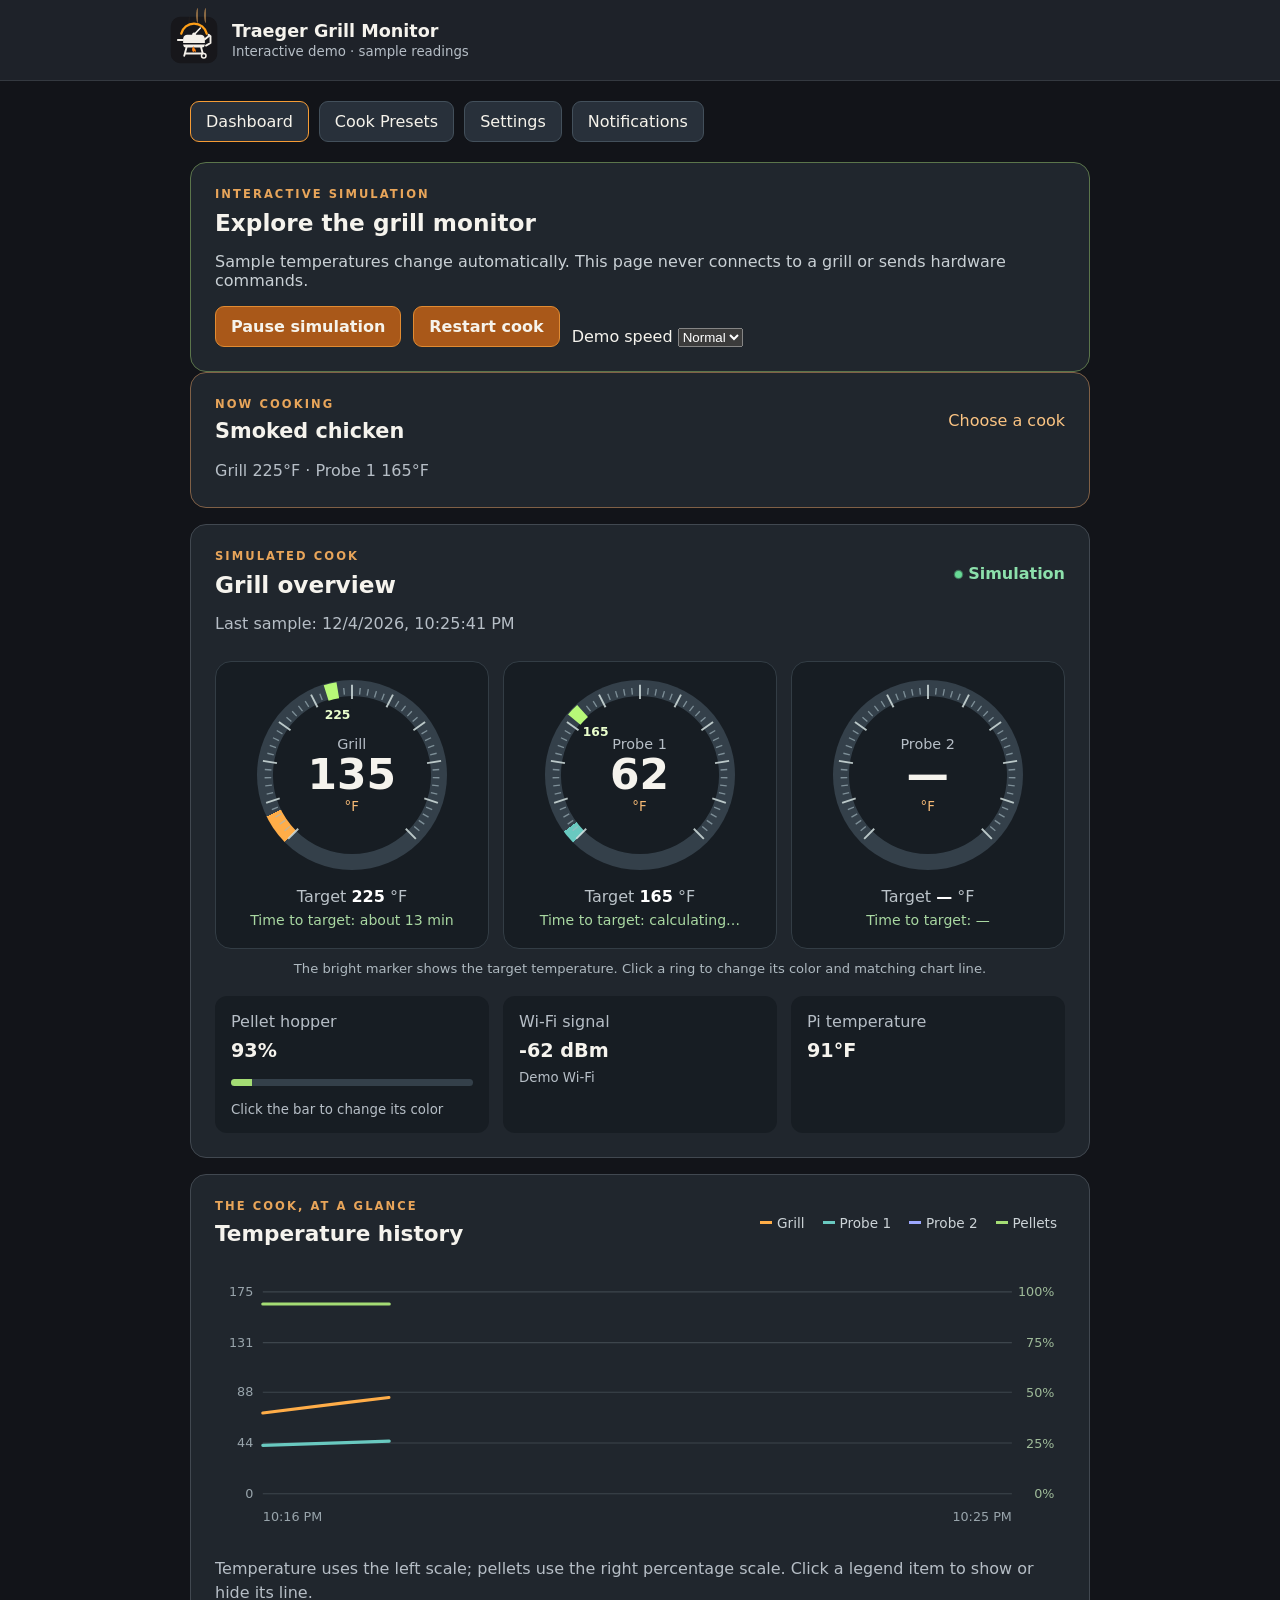
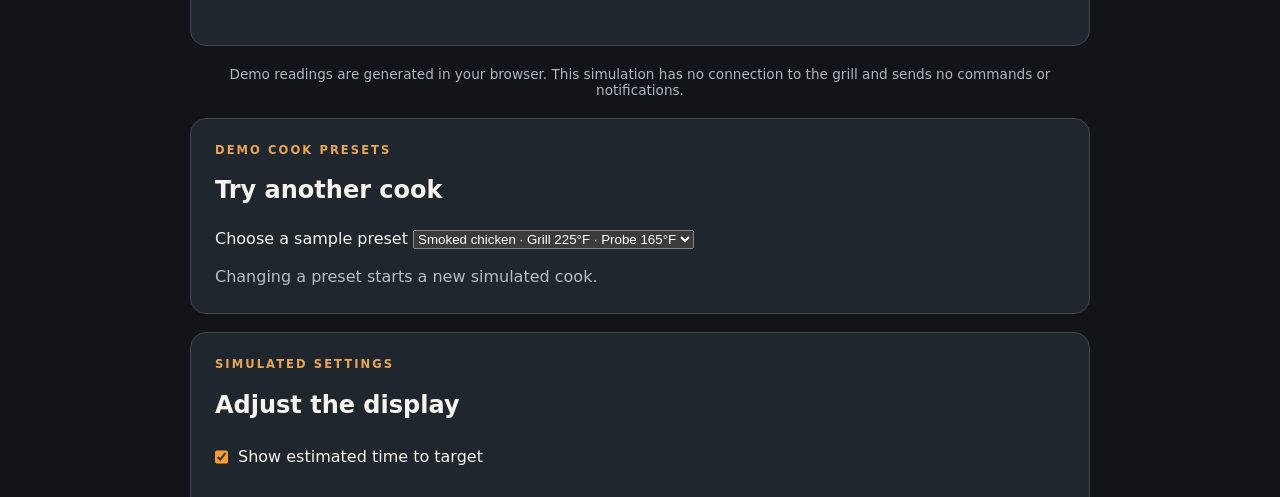
<file: docs/index.html>
<!doctype html>
<html lang="en"><head><meta charset="utf-8"><meta name="viewport" content="width=device-width,initial-scale=1"><title>Traeger Grill Monitor Demo</title><meta http-equiv="refresh" content="0;url=demo/"></head><body><p><a href="demo/">Open the interactive Traeger Grill Monitor simulation</a></p></body></html>
</file>
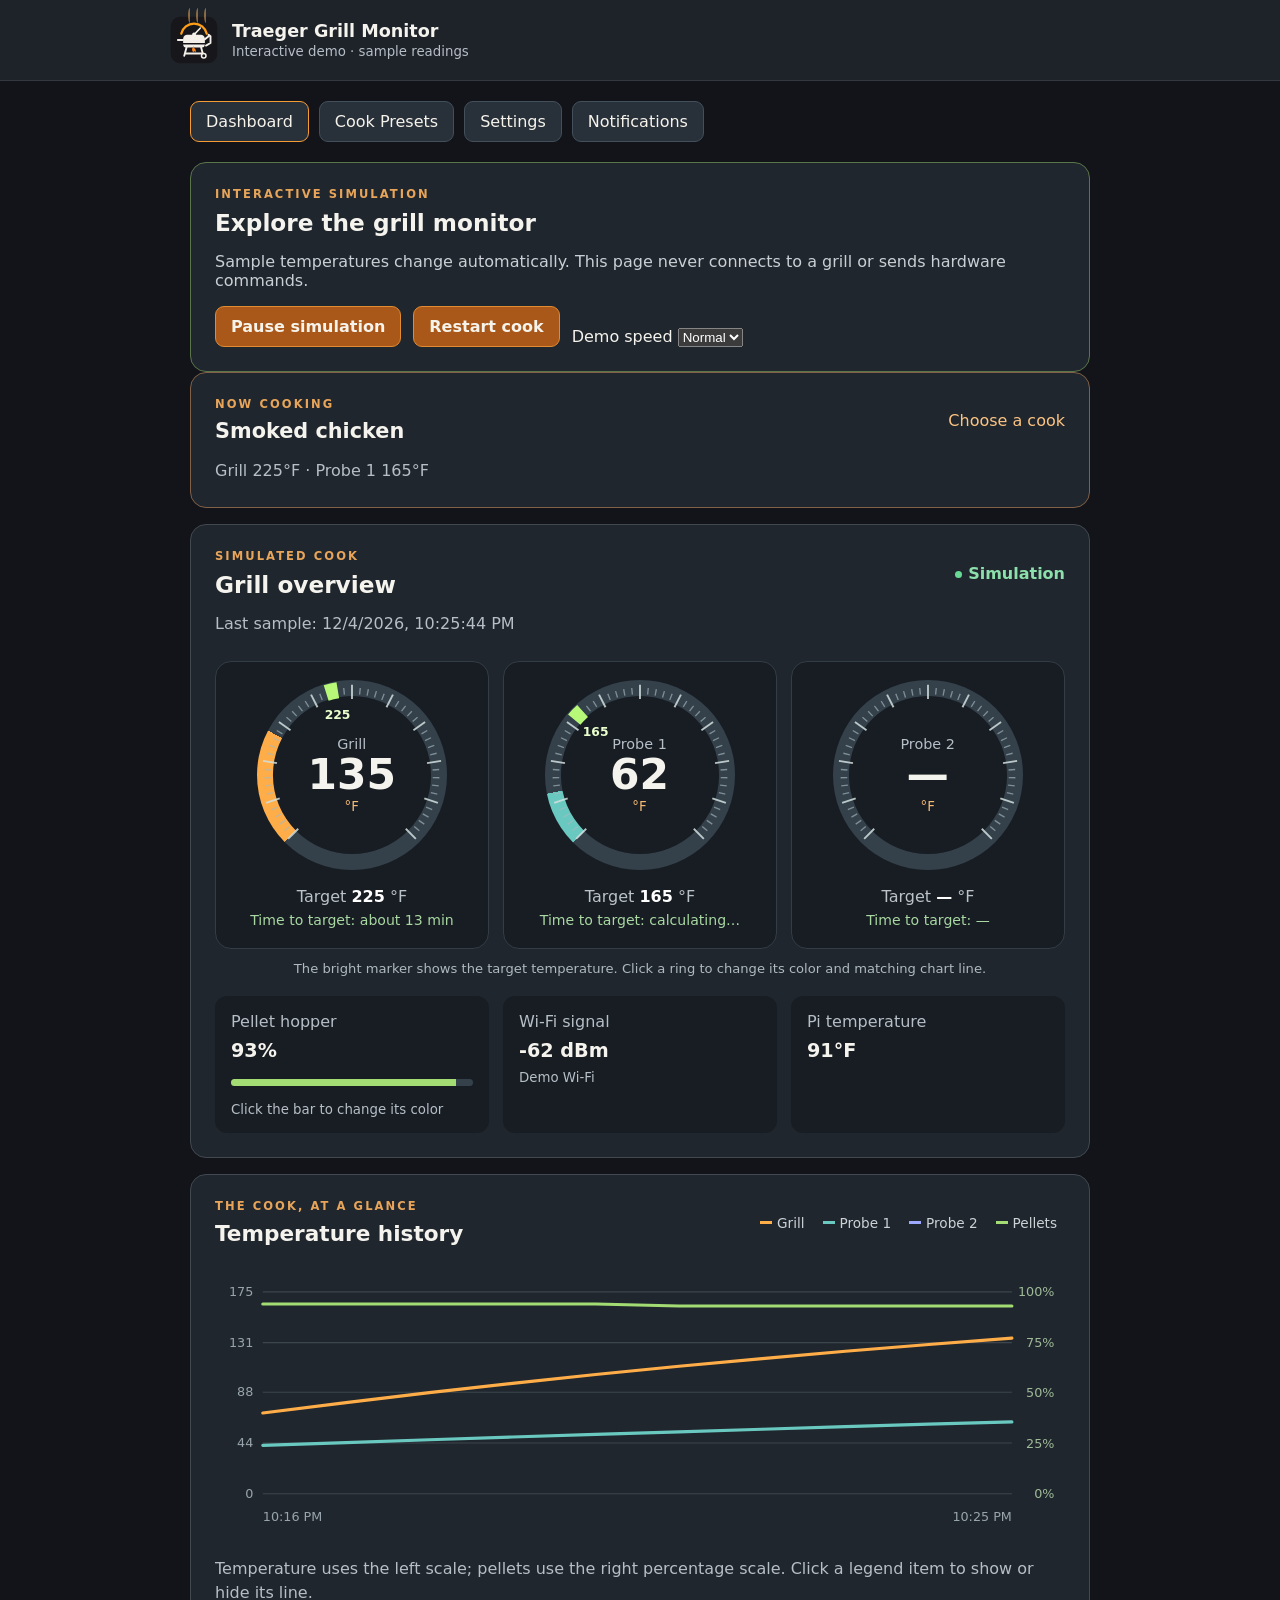
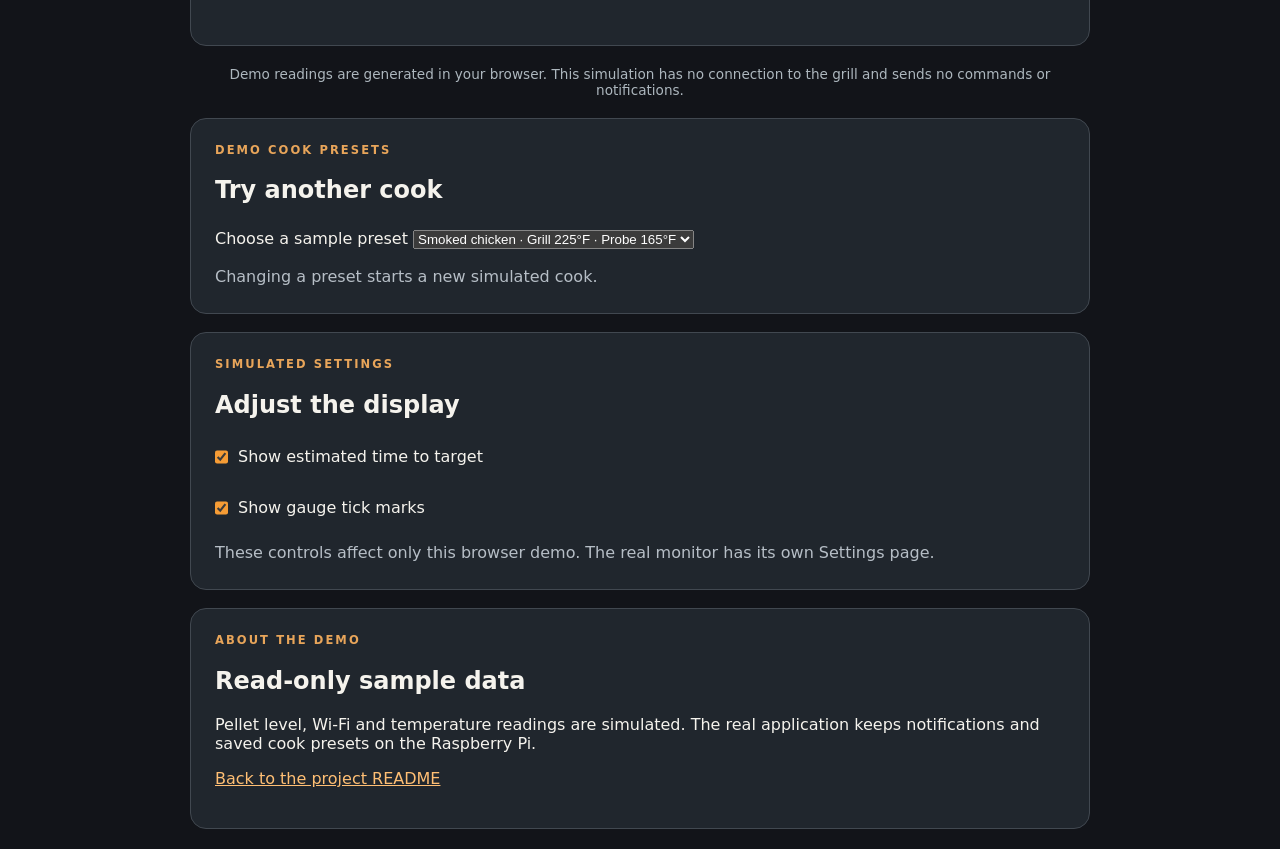
<file: docs/demo/index.html>
<!doctype html>
<html lang="en">
<head>
  <meta charset="utf-8"><meta name="viewport" content="width=device-width, initial-scale=1">
  <title>Traeger Grill Monitor · Interactive Demo</title>
  <link rel="icon" type="image/svg+xml" href="./grill-icon.svg">
  <link rel="stylesheet" href="./style.css">
</head>
<body>
<header><span class="brand-icon"><span class="smoke" aria-hidden="true"><i></i><i></i><i></i></span><img class="logo" src="./grill-icon.svg" alt=""></span><div><strong>Traeger Grill Monitor</strong><small>Interactive demo · sample readings</small></div></header>
<main id="dashboard">
  <nav><a href="#dashboard" aria-current="page">Dashboard</a><a href="#presets">Cook Presets</a><a href="#settings">Settings</a><a href="#about">Notifications</a></nav>
  <section class="card demo-intro"><p class="eyebrow">INTERACTIVE SIMULATION</p><h1>Explore the grill monitor</h1><p>Sample temperatures change automatically. This page never connects to a grill or sends hardware commands.</p><div class="demo-controls"><button type="button" id="demo-pause">Pause simulation</button><button type="button" id="demo-reset">Restart cook</button><label>Demo speed <select id="demo-speed"><option value="1">Normal</option><option value="3">3×</option><option value="6">6×</option></select></label></div></section>
<section class="card cook-status"><div class="section-title"><div><p class="eyebrow">NOW COOKING</p><h2 id="cook-name">Checking active cook…</h2></div><a class="small-link" href="#presets">Choose a cook</a></div><p id="cook-targets" class="note"></p></section>
  <section class="card">
    <div class="section-title"><div><p class="eyebrow">SIMULATED COOK</p><h1>Grill overview</h1></div><span class="live-status" id="live-status" role="status">Connecting…</span></div>
    <p class="stamp" id="sample-time">Loading the latest reading…</p>
    <div class="dial-grid">
      <article class="dial-card" data-field="grill"><button type="button" class="dial" style="--amount:0" aria-label="Change Grill ring and chart color" title="Change Grill color"><span class="dial-center"><span>Grill</span><strong id="grill-value">—</strong><small>°F</small></span><svg class="target-overlay" viewBox="0 0 200 200" aria-hidden="true"></svg></button><input class="ring-picker" type="color" data-color="grill" aria-label="Grill color"><p>Target <b id="grill-target">—</b> °F</p><p class="eta" id="grill-eta" hidden></p></article>
      <article class="dial-card" data-field="probe1"><button type="button" class="dial" style="--amount:0" aria-label="Change Probe 1 ring and chart color" title="Change Probe 1 color"><span class="dial-center"><span>Probe 1</span><strong id="probe1-value">—</strong><small>°F</small></span><svg class="target-overlay" viewBox="0 0 200 200" aria-hidden="true"></svg></button><input class="ring-picker" type="color" data-color="probe1" aria-label="Probe 1 color"><p>Target <b id="probe1-target">—</b> °F</p><p class="eta" id="probe1-eta" hidden></p></article>
      <article class="dial-card" data-field="probe2"><button type="button" class="dial" style="--amount:0" aria-label="Change Probe 2 ring and chart color" title="Change Probe 2 color"><span class="dial-center"><span>Probe 2</span><strong id="probe2-value">—</strong><small>°F</small></span><svg class="target-overlay" viewBox="0 0 200 200" aria-hidden="true"></svg></button><input class="ring-picker" type="color" data-color="probe2" aria-label="Probe 2 color"><p>Target <b id="probe2-target">—</b> °F</p><p class="eta" id="probe2-eta" hidden></p></article>
    </div>
    <p class="color-hint">The bright marker shows the target temperature. Click a ring to change its color and matching chart line.</p>
    <div class="metrics"><div><span>Pellet hopper</span><strong id="pellets">—</strong><button class="pellet-color-button" type="button" aria-label="Change pellet bar and chart color" title="Change pellet color"><span class="meter"><span id="pellet-fill"></span></span></button><input class="ring-picker" type="color" data-color="pellets" aria-label="Pellet color"><small>Click the bar to change its color</small></div><div><span>Wi-Fi signal</span><strong id="wifi">—</strong><small id="wifi-name">Checking network…</small></div><div><span>Pi temperature</span><strong id="pi-temp">—</strong></div></div>
  </section>
  <section class="card history"><div class="section-title"><div><p class="eyebrow">THE COOK, AT A GLANCE</p><h2>Temperature history</h2></div><div class="legend" role="group" aria-label="Show or hide chart lines">
  <button type="button" class="legend-toggle" data-series="grill" aria-pressed="true"><i class="grill-line"></i>Grill</button>
  <button type="button" class="legend-toggle" data-series="probe1" aria-pressed="true"><i class="p1-line"></i>Probe 1</button>
  <button type="button" class="legend-toggle" data-series="probe2" aria-pressed="true"><i class="p2-line"></i>Probe 2</button>
  <button type="button" class="legend-toggle" data-series="pellets" aria-pressed="true"><i class="pellet-line"></i>Pellets</button>
</div></div><svg id="trend" viewBox="0 0 800 260" role="img" aria-label="Recent grill, probe, and pellet readings"></svg><div id="chart-tooltip" class="chart-tooltip" hidden></div><p class="note">Temperature uses the left scale; pellets use the right percentage scale. Click a legend item to show or hide its line.</p></section>
  <p class="foot-note">Demo readings are generated in your browser. This simulation has no connection to the grill and sends no commands or notifications.</p>
<section class="card demo-options" id="presets"><p class="eyebrow">DEMO COOK PRESETS</p><h2>Try another cook</h2><label>Choose a sample preset <select id="demo-preset"><option value="smoke">Smoked chicken · Grill 225°F · Probe 165°F</option><option value="roast">Roast · Grill 350°F · Probe 145°F</option><option value="sear">Sear · Grill 400°F · Probe 130°F</option></select></label><p class="note">Changing a preset starts a new simulated cook.</p></section>
<section class="card demo-options" id="settings"><p class="eyebrow">SIMULATED SETTINGS</p><h2>Adjust the display</h2><label class="check"><input id="demo-eta" type="checkbox" checked> Show estimated time to target</label><label class="check"><input id="demo-ticks" type="checkbox" checked> Show gauge tick marks</label><p class="note">These controls affect only this browser demo. The real monitor has its own Settings page.</p></section>
<section class="card demo-options" id="about"><p class="eyebrow">ABOUT THE DEMO</p><h2>Read-only sample data</h2><p>Pellet level, Wi-Fi and temperature readings are simulated. The real application keeps notifications and saved cook presets on the Raspberry Pi.</p><p><a href="https://github.com/RLF62/pellet-grill-monitor">Back to the project README</a></p></section>
</main>
<script src="./demo.js"></script>
<script src="./dashboard.js" defer></script>
</body></html>
</file>
<file: docs/demo/style.css>
:root { --grill-color:#ffad48; --probe1-color:#69c9c0; --probe2-color:#9da8ff; --pellets-color:#a4dc74; color-scheme: dark; font-family: system-ui, -apple-system, sans-serif; background: #121419; color: #f5f3ed; }
* { box-sizing: border-box; }
body { margin: 0; }
header { display:flex; align-items:center; gap:14px; padding:16px max(20px, calc((100vw - 940px)/2)); background:#1e2229; border-bottom:1px solid #343940; }
.logo { width:48px; height:48px; border-radius:12px; }
header strong { display:block; font-size:1.1rem; }
header small, .note, .stamp { color:#b6bec6; }
main { max-width:940px; padding:20px; margin:auto; }
nav { display:flex; gap:10px; margin-bottom:20px; }
nav a, button { border:1px solid #43505b; border-radius:9px; padding:10px 15px; color:#f6f3eb; background:#28303a; text-decoration:none; font:inherit; cursor:pointer; }
nav a[aria-current], button:hover:not(:disabled) { border-color:#f69c35; }
button { background:#a95819; border-color:#e18b32; margin:10px 10px 6px 0; font-weight:600; }
button:disabled { opacity:.55; cursor:not-allowed; }
.card { background:#20262d; padding:24px; border:1px solid #414850; border-radius:16px; }
h1 { font-size:1.45rem; margin:0 0 16px; }
.note { line-height:1.5; }
.readings { display:grid; grid-template-columns:repeat(auto-fit,minmax(170px,1fr)); gap:12px; margin-top:20px; }
.readings>div { display:flex; flex-direction:column; gap:7px; background:#171d23; border-radius:12px; padding:18px; }
.readings strong { font-size:1.8rem; color:#ffad48; }
.readings small { color:#b6bec6; }
label { display:block; margin:17px 0 7px; }
input { display:block; width:min(100%,480px); padding:11px; border-radius:8px; border:1px solid #74808a; background:#12181d; color:white; font:inherit; }
form { margin-top:16px; }
form[hidden] { display:none; }
a { color:#ffbf74; }
.banner { padding:12px; border-radius:8px; }
.good { background:#174333; }
.bad { background:#652c2c; }

header { position:sticky; top:0; z-index:5; }
.brand-icon { position:relative; display:block; width:48px; height:48px; }
.smoke { position:absolute; display:flex; gap:4px; left:18px; top:-8px; opacity:.5; pointer-events:none; }
.smoke i { display:block; width:4px; height:15px; border-radius:50%; border-left:2px solid #f8b260; animation:smoke 3s ease-in-out infinite; }
.smoke i:nth-child(2) { animation-delay: .8s; }
.smoke i:nth-child(3) { animation-delay: 1.6s; }
@keyframes smoke { 0% { transform:translateY(8px) translateX(0); opacity:0; } 40% { opacity:.8; } 100% { transform:translateY(-13px) translateX(7px); opacity:0; } }
.section-title { display:flex; align-items:center; justify-content:space-between; gap:16px; flex-wrap:wrap; }
.eyebrow { color:#e8a55a; font-size:.72rem; letter-spacing:.18em; font-weight:750; margin:0 0 8px; }
.section-title h1,.section-title h2 { margin:0; }
.section-title h2 { font-size:1.35rem; }
.live-status { color:#8ce0ab; font-weight:700; }
.live-status.stale { color:#ffbc73; }
.dial-grid { display:grid; grid-template-columns:repeat(3,minmax(0,1fr)); gap:14px; margin:28px 0 18px; }
.dial-card { background:#171d23; border:1px solid #333d45; border-radius:16px; padding:18px; text-align:center; }
.dial { --amount:0; display:grid; place-items:center; width:min(100%,190px); aspect-ratio:1; border-radius:50%; margin:0 auto; background:conic-gradient(var(--ring-color) calc(var(--amount)*270deg),#34404a 0); transform:rotate(-135deg); transition:background 1s; }
.dial::before { content:''; grid-area:1/1; width:83%; height:83%; border-radius:50%; background:#171d23; }
.dial-center { grid-area:1/1; display:flex; flex-direction:column; transform:rotate(135deg); align-items:center; }
.dial-center span { color:#b6bec6; font-size:.9rem; }
.dial-center strong { font-size:clamp(1.7rem,4vw,2.65rem); line-height:1.1; }
.dial-center small { color:#f5b975; }
.dial-card p { color:#bbc3c9; margin:17px 0 2px; }
.dial-card b { color:#fff; }
.metrics { display:grid; grid-template-columns:repeat(3,1fr); gap:14px; }
.metrics>div { padding:16px; border-radius:12px; background:#171d23; display:flex; flex-direction:column; gap:8px; }
.metrics span { color:#b6bec6; }
.metrics strong { font-size:1.2rem; }
.meter { width:100%; height:7px; border-radius:7px; background:#34404a; overflow:hidden; }
.meter span { display:block; width:0; height:100%; background:var(--pellets-color); transition:width 1s ease; }
.history { margin-top:16px; }
.history svg { width:100%; height:auto; margin-top:14px; overflow:visible; }
.legend { color:#ccd3d7; font-size:.85rem; white-space:nowrap; }
.legend i { display:inline-block; width:12px; height:3px; vertical-align:middle; margin-left:10px; }
.grill-line { background:var(--grill-color); }.p1-line { background:var(--probe1-color); }.p2-line { background:var(--probe2-color); }
.foot-note { color:#adb7be; text-align:center; font-size:.85rem; margin:20px 0; }
@media(max-width:620px) { .dial-grid { grid-template-columns:1fr 1fr; } .dial-card:first-child { grid-column:1/-1; } .dial-card:first-child .dial { width:190px; } .metrics { grid-template-columns:1fr 1fr; } header { padding:12px 20px; } .legend { white-space:normal; } }
@media(max-width:390px) { .dial-grid,.metrics { grid-template-columns:1fr; } .dial-card:first-child { grid-column:auto; } }
@media(prefers-reduced-motion:reduce) { *,*::before,*::after { animation-duration:.01ms !important; transition-duration:.01ms !important; } }
.live-status:not(.stale)::before { content:''; display:inline-block; width:7px; height:7px; margin:0 6px 1px 0; background:#67d995; border-radius:50%; box-shadow:0 0 0 0 rgba(103,217,149,.5); animation:live-pulse 2.5s ease-out infinite; }
@keyframes live-pulse { 65% { box-shadow:0 0 0 9px rgba(103,217,149,0); } 100% { box-shadow:0 0 0 0 rgba(103,217,149,0); } }
.option-grid { display:grid; grid-template-columns:repeat(auto-fit,minmax(235px,1fr)); gap:5px 16px; margin:18px 0; }
.check { display:flex; align-items:center; gap:11px; padding:8px 0; margin:0; }
.check input { width:18px; height:18px; accent-color:#f69c35; flex:none; }
.threshold-grid { display:grid; grid-template-columns:repeat(auto-fit,minmax(180px,1fr)); gap:12px; }
.threshold-grid input { margin-top:7px; }
.metrics small { color:#b6bec6; overflow-wrap:anywhere; }

.dial-card[data-field="grill"] { --ring-color:var(--grill-color); }
.dial-card[data-field="probe1"] { --ring-color:var(--probe1-color); }
.dial-card[data-field="probe2"] { --ring-color:var(--probe2-color); }
button.dial { padding:0; border:0; cursor:pointer; color:inherit; font:inherit; }
button.dial:hover, button.dial:focus-visible { outline:2px solid var(--ring-color); outline-offset:4px; }
.ring-picker { position:absolute; width:1px; height:1px; opacity:0; pointer-events:none; }
.color-hint { color:#aeb9c0; text-align:center; font-size:.82rem; margin:-6px 0 20px; }

.target-overlay { grid-area:1/1; width:100%; height:100%; transform:rotate(135deg); overflow:visible; pointer-events:none; }
.target-overlay text { fill:#eaffcd; stroke:#171d23; stroke-width:3px; paint-order:stroke; font:700 13px system-ui, sans-serif; }
nav { flex-wrap:wrap; }
.cook-status { margin-bottom:16px; border-color:#806046; }
.cook-status h2 { margin:0; font-size:1.3rem; }
.cook-status .note { margin-bottom:0; }
.small-link { color:#fbc483; text-decoration:none; }
.active-summary { padding:14px 16px; background:#244034; border-radius:10px; }
.preset-list { display:grid; gap:10px; margin-top:22px; }
.preset { padding:15px; border:1px solid #46515a; border-radius:12px; background:#171d23; }
.preset.selected { border-color:#91dcb4; }
.preset-main { display:flex; align-items:center; justify-content:space-between; gap:16px; }
.preset-main strong { font-size:1.08rem; }
.preset-main p { color:#bac5cc; margin:6px 0 0; }
.preset-main form { margin:0; }
.preset-main button { margin:0; white-space:nowrap; }
.active-pill { color:#9ce8b9; border:1px solid #488867; border-radius:18px; padding:5px 10px; }
.preset details { margin-top:11px; }
.preset summary { cursor:pointer; color:#ffc27e; }
.preset-form { margin-top:14px; }
.preset-fields { display:grid; grid-template-columns:repeat(3,minmax(0,1fr)); gap:12px; }
.preset-fields input { width:100%; }
button.secondary { background:#303943; border-color:#60707c; }
@media(max-width:620px) { .preset-main { align-items:flex-start; flex-direction:column; } .preset-fields { grid-template-columns:1fr; } }

.active-actions { display:flex; align-items:center; gap:10px; flex-wrap:wrap; }
.active-actions form { margin:0; }
@media(max-width:620px) { .active-actions { width:100%; } }

button.meter { display:block; width:100%; padding:0; margin:0; border:0; border-radius:7px; cursor:pointer; }
button.meter:hover, button.meter:focus-visible { outline:2px solid var(--pellets-color); outline-offset:3px; }
.pellet-line { background:var(--pellets-color); }
.legend { display:flex; flex-wrap:wrap; align-items:center; gap:2px; }
button.legend-toggle { padding:5px 7px; margin:0; border:1px solid transparent; background:transparent; color:#ccd3d7; font-size:.85rem; font-weight:500; }
button.legend-toggle[aria-pressed="false"] { opacity:.45; text-decoration:line-through; }
button.legend-toggle:hover, button.legend-toggle:focus-visible { border-color:#66717c; }
.legend-toggle i { margin:0 5px 2px 0; }

.history { position:relative; }
.chart-tooltip { position:absolute; z-index:3; pointer-events:none; border:1px solid #778b92; border-radius:8px; padding:8px 11px; background:#111a20; box-shadow:0 5px 20px #0009; color:#f8f4eb; font-size:.85rem; white-space:nowrap; }
.chart-tooltip[hidden] { display:none; }

button.pellet-color-button { display:flex; align-items:center; width:100%; height:24px; margin:0; padding:0; border:0; background:transparent; cursor:pointer; }
button.pellet-color-button .meter { display:block; width:100%; height:7px; }
button.pellet-color-button:hover .meter, button.pellet-color-button:focus-visible .meter { outline:2px solid var(--pellets-color); outline-offset:3px; }

.target-overlay .gauge-tick { stroke:#a6bac2; stroke-width:1.4; opacity:.65; }
.target-overlay .gauge-tick.major { stroke:#d3e0df; stroke-width:2; opacity:.85; }

.dial-card .eta { margin:6px 0 0; color:#a9d8a2; font-size:.88rem; min-height:1.3em; }
.dial-card .eta[hidden] { display:none; }

.demo-intro { margin-top:18px; border-color:#5b754b; }
.demo-intro p:not(.eyebrow) { color:#c9d0d5; }
.demo-controls { display:flex; gap:12px; flex-wrap:wrap; align-items:end; }
.demo-controls button { width:auto; margin:0; }
.demo-controls label, .demo-options label { margin:0; }
.demo-controls select, .demo-options select { margin-top:6px; }
.demo-options { margin-top:18px; }
.demo-options .check { display:flex; align-items:center; gap:10px; margin:16px 0; }
.demo-options .check input { width:auto; margin:0; }
.demo-options .note { margin-bottom:0; }
@media(max-width:620px) { .demo-controls { flex-direction:column; align-items:stretch; } .demo-controls button { width:100%; } }
</file>
